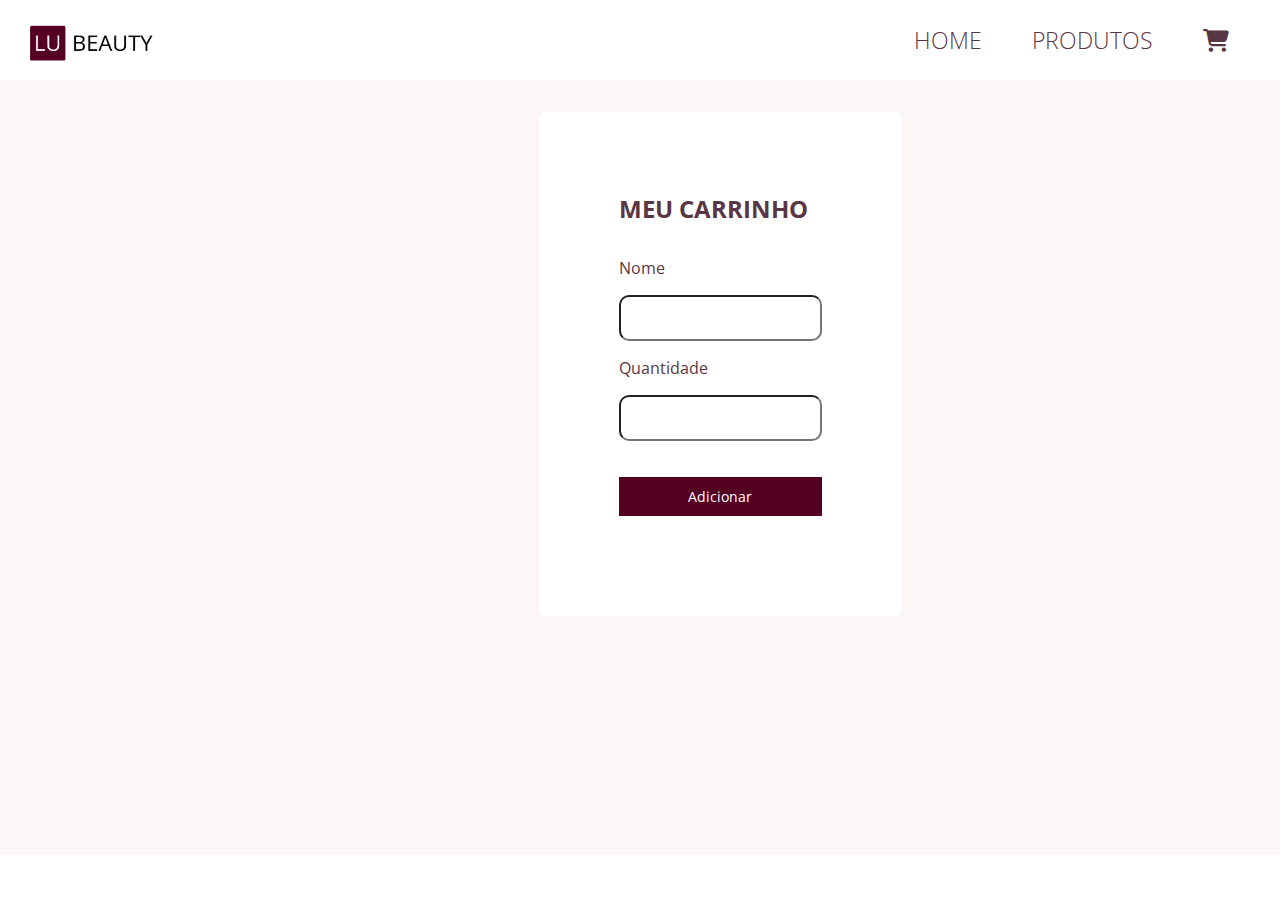
<file: carrinho.html>
<!DOCTYPE html>
<html>
    <head>
        <meta charset="UTF-8">
        <meta http-equiv="X-UA-Compatible" content="IE=edge">
        <meta name="viewport" content="width=device-width, initial-scale=1.0">
        <title>Carrinho de compras</title>
        <link rel="shortcut icon" href="images/favicon-32x32.png">
        <link rel="stylesheet" href="asserts/style.css">
        <link rel="stylesheet" href="https://cdnjs.cloudflare.com/ajax/libs/font-awesome/6.1.1/css/all.min.css" />
        <link rel="stylesheet" href="https://cdnjs.cloudflare.com/ajax/libs/OwlCarousel2/2.3.4/assets/owl.carousel.min.css"/>
    </head>
    <body>

        <!-- menu de opções -->

        <header>
            <header class="max-width bg" id="Home">
                <div class="container">
                    <nav class="menu">
                        <div class="logo">
                            <img src="images/logo.png" alt="">
                        </div>
                        <div class="desktop-menu">
                            <ul>
                                <li><a href="index.html">HOME</a></li>
                                <li><a href="produtos.html">PRODUTOS</a></li>
                                <li><a href="carrinho.html"><i class="fa-solid fa-cart-shopping botao_comprar_texto"></i></a></li>
                            </ul>
                        </div>

                        <div class="mobile-menu">
                            <i class="fa fa-bars"></i>
                                <ul id="links">
                                    <li><a href="index.html">HOME</a></li>
                                    <li><a href="produtos.html">PRODUTOS</a></li>
                                    <li><a href="carrinho.html">CARRINHO</a></li>
                                </ul>
                        </div>
                    </nav>
                <main>
                    <section class="carrinho_compras">
                    <div class="carrinho">
                    <ul class="lista" id="lista">

                    </ul>
                </div>
                <div class="compras">
                    <h2 class="titulo_resumo">MEU CARRINHO</h2>
                    <form action="" class="adicionar" id="novoItem">
                        <label for="nome">Nome</label>
                        <input type="text" name="nome" id="nome">
                        <label for="quantidade">Quantidade</label>
                        <input type="number" name="quantidade" id="quantidade">
                        <input type="submit" value="Adicionar" class="cadastrar" id="cadastrar">
                    </form>
            </section>


                <script src="js/main.js"></script>
            </header>
        </header>
    </body>
</html>
</file>
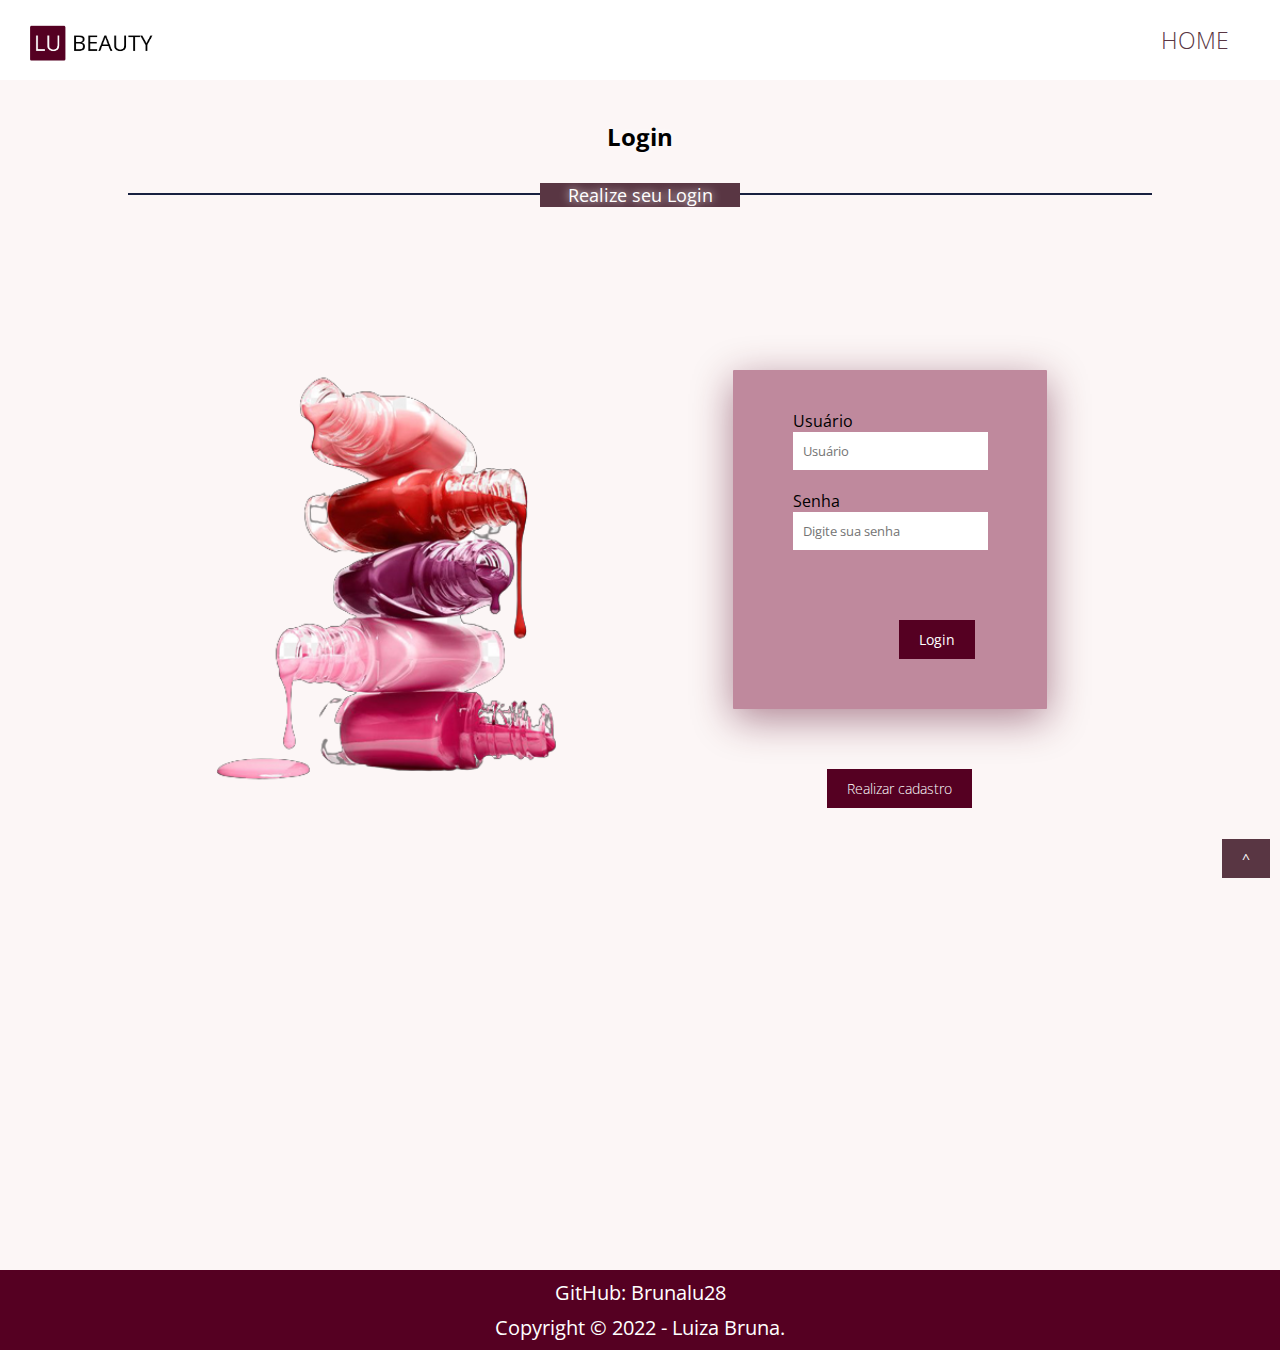
<file: login.html>
<!DOCTYPE html>
<html lang="en">
<head>
    <meta charset="UTF-8">
    <meta http-equiv="X-UA-Compatible" content="IE=edge">
    <meta name="viewport" content="width=device-width, initial-scale=1.0">
    <title>Login</title>
    <link rel="shortcut icon" href="images/favicon-32x32.png">
    <link rel="stylesheet" href="asserts/style.css">
    <link rel="stylesheet" href="https://cdnjs.cloudflare.com/ajax/libs/font-awesome/6.1.1/css/all.min.css" />
</head>
<body>

        <!-- menu de opções -->

    <header>
        <header class="max-width bg" id="Home">
            <div class="container">
                <nav class="menu">
                    <div class="logo">
                        <img src="images/logo.png" alt="">
                    </div>
                    <div class="desktop-menu">
                        <ul>
                            <li><a href="index.html">HOME</a></li>
                        </ul>
                    </div>

                    <div class="mobile-menu">
                        <i class="fa fa-bars"></i>
                            <ul id="links">
                                <li><a href="index.html">HOME</a></li>
                            </ul>
                    </div>
                </nav>

                <!-- imagem e formulário de cadastro -->

            <section class="max-width bg" id="login">
                <div class="container">
                    <div class="titulo">
                        <h2 class="text-md-color-roxa">Login</h2>
                        <div class="line">
                            <div class="text-titulo">Realize seu Login</div>
                        </div>
                    </div>
                <div class="aling-login">
                    <div class="main-login">
                        <div class="left-login">
                            <div class="imagem-login">
                                <img src="images/esmaltespng.png" alt="">
                            </div>
                        </div>
                        <div class="right-login">
                            <div class="card-login">
                                <div class="textfield">
                                    <label for="usuario">Usuário</label>
                                    <input type="text" name="usuario" placeholder="Usuário">
                                </div>
                                <div class="textfield">
                                    <label for="senha">Senha</label>
                                    <input type="password" name="senha" placeholder="Digite sua senha">
                                </div>
                                <button class="btn-login">Login</button>
                            </div>
                        <button class="btn-login" ><a href="cadastro.html">Realizar cadastro</a></button>
                        </div>
                    </div>
                </div>
                </div>
            </div>
            </section>

            <!-- rodapé -->

            <footer>
                <div class="container">
                    <p class="text-pq">GitHub: Brunalu28</p>
                    <p class="text-pq">Copyright © 2022 - Luiza Bruna.</p>
                </div>
            </footer>

            <button id="back-to-top">^</button>
        </header>

        <!-- Botão de subir -->

        <script>

            var btn = document.querySelector("#back-to-top");
            btn.addEventListener("click", function() {
                window.scrollTo(0, 0);
            });
        </script>
    </header>
    </body>
</html>
</file>
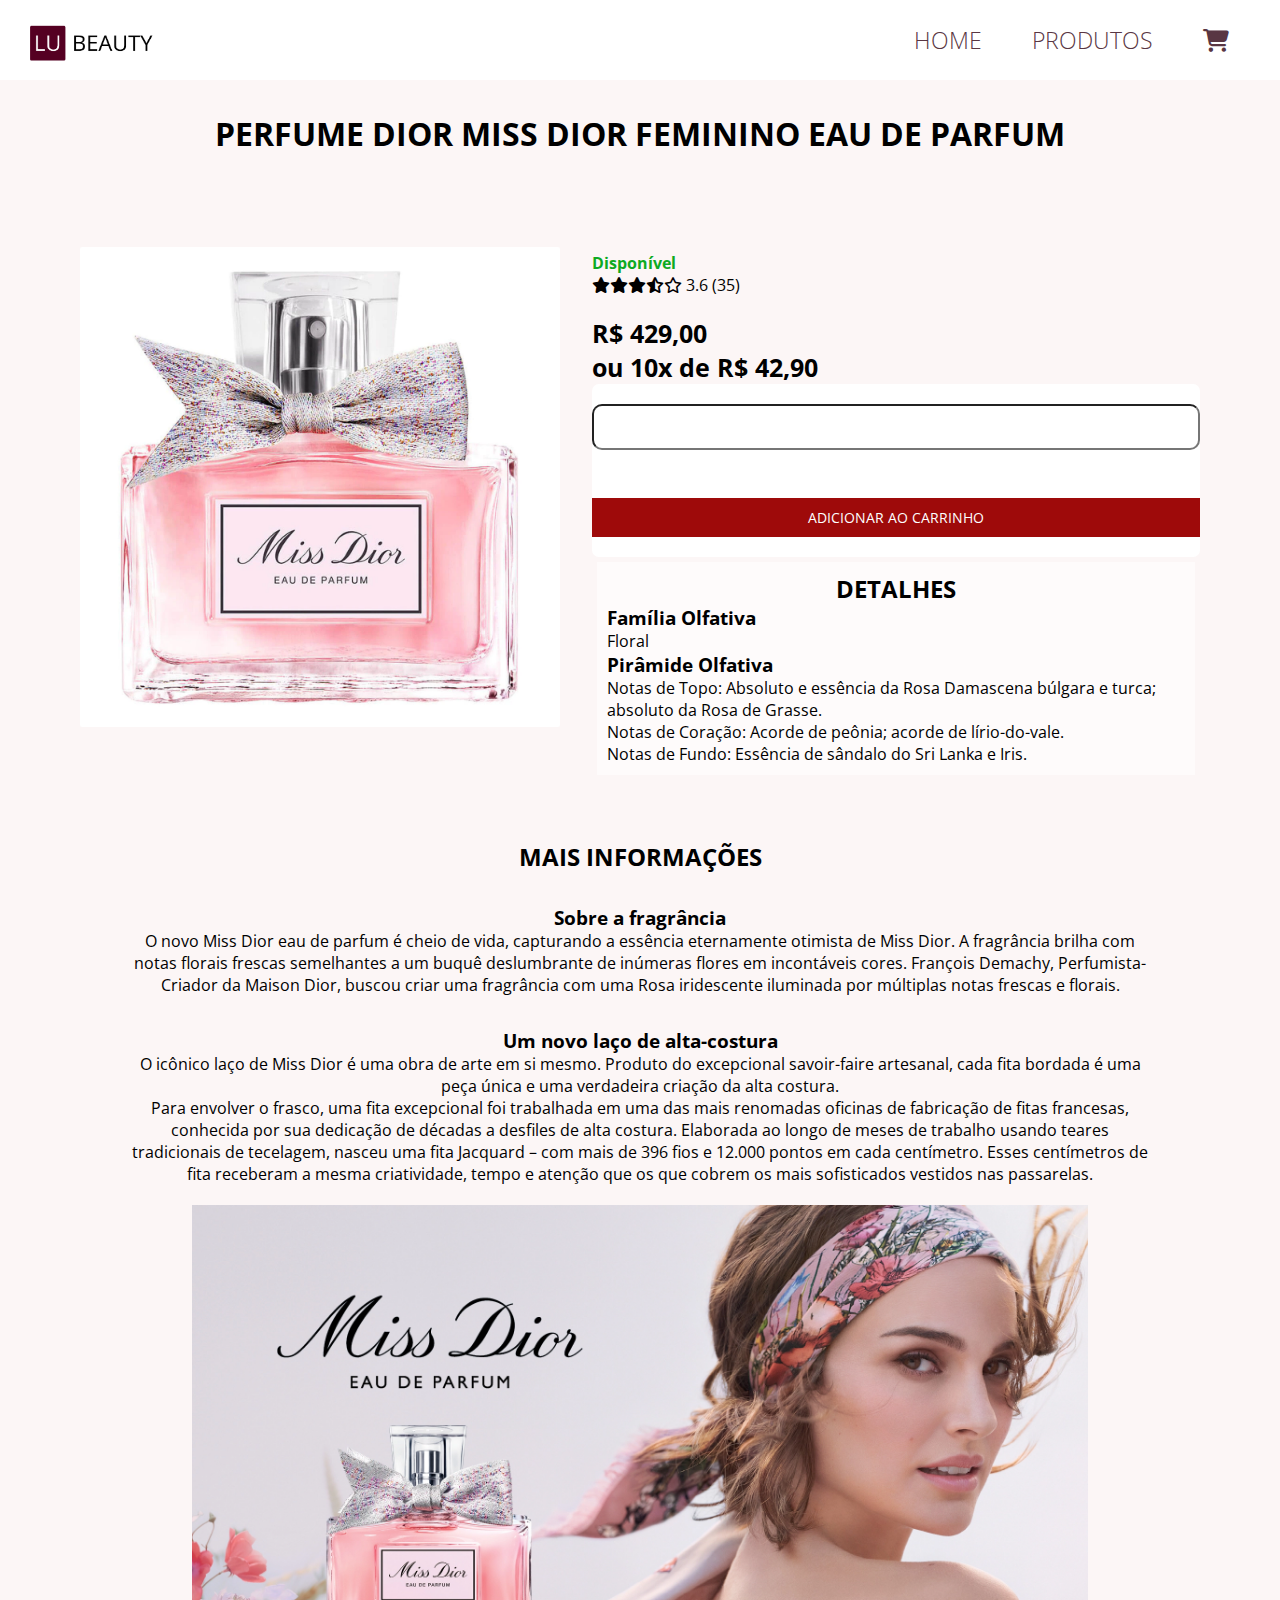
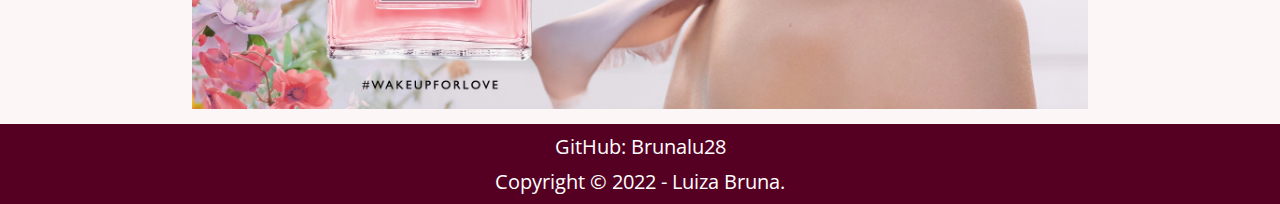
<file: produto1.html>
<!DOCTYPE html>
<html>
    <head>
        <meta charset="UTF-8">
        <meta http-equiv="X-UA-Compatible" content="IE=edge">
        <meta name="viewport" content="width=device-width, initial-scale=1.0">
        <title>MISS DIOR</title>
        <link rel="shortcut icon" href="images/favicon-32x32.png">
        <link rel="stylesheet" href="asserts/style.css">
        <link rel="stylesheet" href="https://cdnjs.cloudflare.com/ajax/libs/font-awesome/6.1.1/css/all.min.css" />
        <link rel="stylesheet" href="https://cdnjs.cloudflare.com/ajax/libs/OwlCarousel2/2.3.4/assets/owl.carousel.min.css"/>
    </head>
    <body>

        <!-- menu de opções -->

        <header>
            <header class="max-width bg" id="Home">
                <div class="container">
                    <nav class="menu">
                        <div class="logo">
                            <img src="images/logo.png" alt="">
                        </div>
                        <div class="desktop-menu">
                            <ul>
                                <li><a href="index.html">HOME</a></li>
                                <li><a href="produtos.html">PRODUTOS</a></li>
                                <li><a href="carrinho.html"><i class="fa-solid fa-cart-shopping botao_comprar_texto"></i></a></li>
                            </ul>
                        </div>

                        <div class="mobile-menu">
                            <i class="fa fa-bars"></i>
                                <ul id="links">
                                    <li><a href="index.html">HOME</a></li>
                                    <li><a href="produtos.html">PRODUTOS</a></li>
                                    <li><a href="carrinho.html">CARRINHO</a></li>
                                </ul>
                        </div>
                    </nav>
        <main>
            <h1 class="titlep1" id="nome" >PERFUME DIOR MISS DIOR FEMININO EAU DE PARFUM </h1>
            <section class="container1">
                <img src="images/dior11.webp" class="p1">
                <div class="description">
                    <p class="est">Disponível</p>
                    <p class="estrelas_produto"><i class="fa-solid fa-star"></i><i class="fa-solid fa-star"></i><i
                        class="fa-solid fa-star"></i><i class="fa-solid fa-star-half-stroke"><i class="fa-regular fa-star"></i></i> 3.6 (35)</p>
                    <div class="preço">
                        <p class="valor">R$ 429,00</p>
                        <p class="valor_parcelado">ou 10x de R$ 42,90</p>
                    <form action="" class="adicionar" id="novoItem">
                        <input type="number" name="quantidade" id="quantidade">
                        <button type="submit" class="btn-compra" value="Adicionar" id="cadastrar">ADICIONAR AO CARRINHO</button>
                    </form>
                </div>
            </div>

                    <div class="detalhes">
                        <h2 class="titledet"></i>DETALHES</h2>
                        <h3 class="t1">Família Olfativa</h3>
                        <p class="inf">Floral</p>
                        <h3 class="t1">Pirâmide Olfativa</h3>
                        <p class="inf">Notas de Topo: Absoluto e essência da Rosa Damascena búlgara e turca; absoluto da Rosa de Grasse.</p>
                        <p class="inf">Notas de Coração: Acorde de peônia; acorde de lírio-do-vale.</p>
                        <p class="inf">Notas de Fundo: Essência de sândalo do Sri Lanka e Iris.</p>
                    </div>
            </section>
            <section class="maisinfos">
                <h2 class="titlep2">MAIS INFORMAÇÕES</h2>
            <div class="info">
                <h3 class="t2">Sobre a fragrância</h3>
                <p class="informaçao">O novo Miss Dior eau de parfum é cheio de vida, capturando a essência eternamente otimista de Miss Dior. A fragrância brilha com notas florais frescas semelhantes a um buquê deslumbrante de inúmeras flores em incontáveis cores. François Demachy, Perfumista-Criador da Maison Dior, buscou criar uma fragrância com uma Rosa iridescente iluminada por múltiplas notas frescas e florais.</p>
            </div>
            <div class="info">
                <h3 class="t2">Um novo laço de alta-costura</h3>
                <p class="informaçao">O icônico laço de Miss Dior é uma obra de arte em si mesmo. Produto do excepcional savoir-faire artesanal, cada fita bordada é uma peça única e uma verdadeira criação da alta costura.</p>
                <p class="informaçao">Para envolver o frasco, uma fita excepcional foi trabalhada em uma das mais renomadas oficinas de fabricação de fitas francesas, conhecida por sua dedicação de décadas a desfiles de alta costura. Elaborada ao longo de meses de trabalho usando teares tradicionais de tecelagem, nasceu uma fita Jacquard – com mais de 396 fios e 12.000 pontos em cada centímetro. Esses centímetros de fita receberam a mesma criatividade, tempo e atenção que os que cobrem os mais sofisticados vestidos nas passarelas.</p>
            </div>
            <img src="images/backgroundmissdior.webp" class="p2">
            </section>


            <!-- rodapé -->

            <footer>
                <div class="container">
                    <p class="text-pq">GitHub: Brunalu28</p>
                    <p class="text-pq">Copyright © 2022 - Luiza Bruna.</p>
                </div>
            </footer>
        </header>
        </main>
</file>
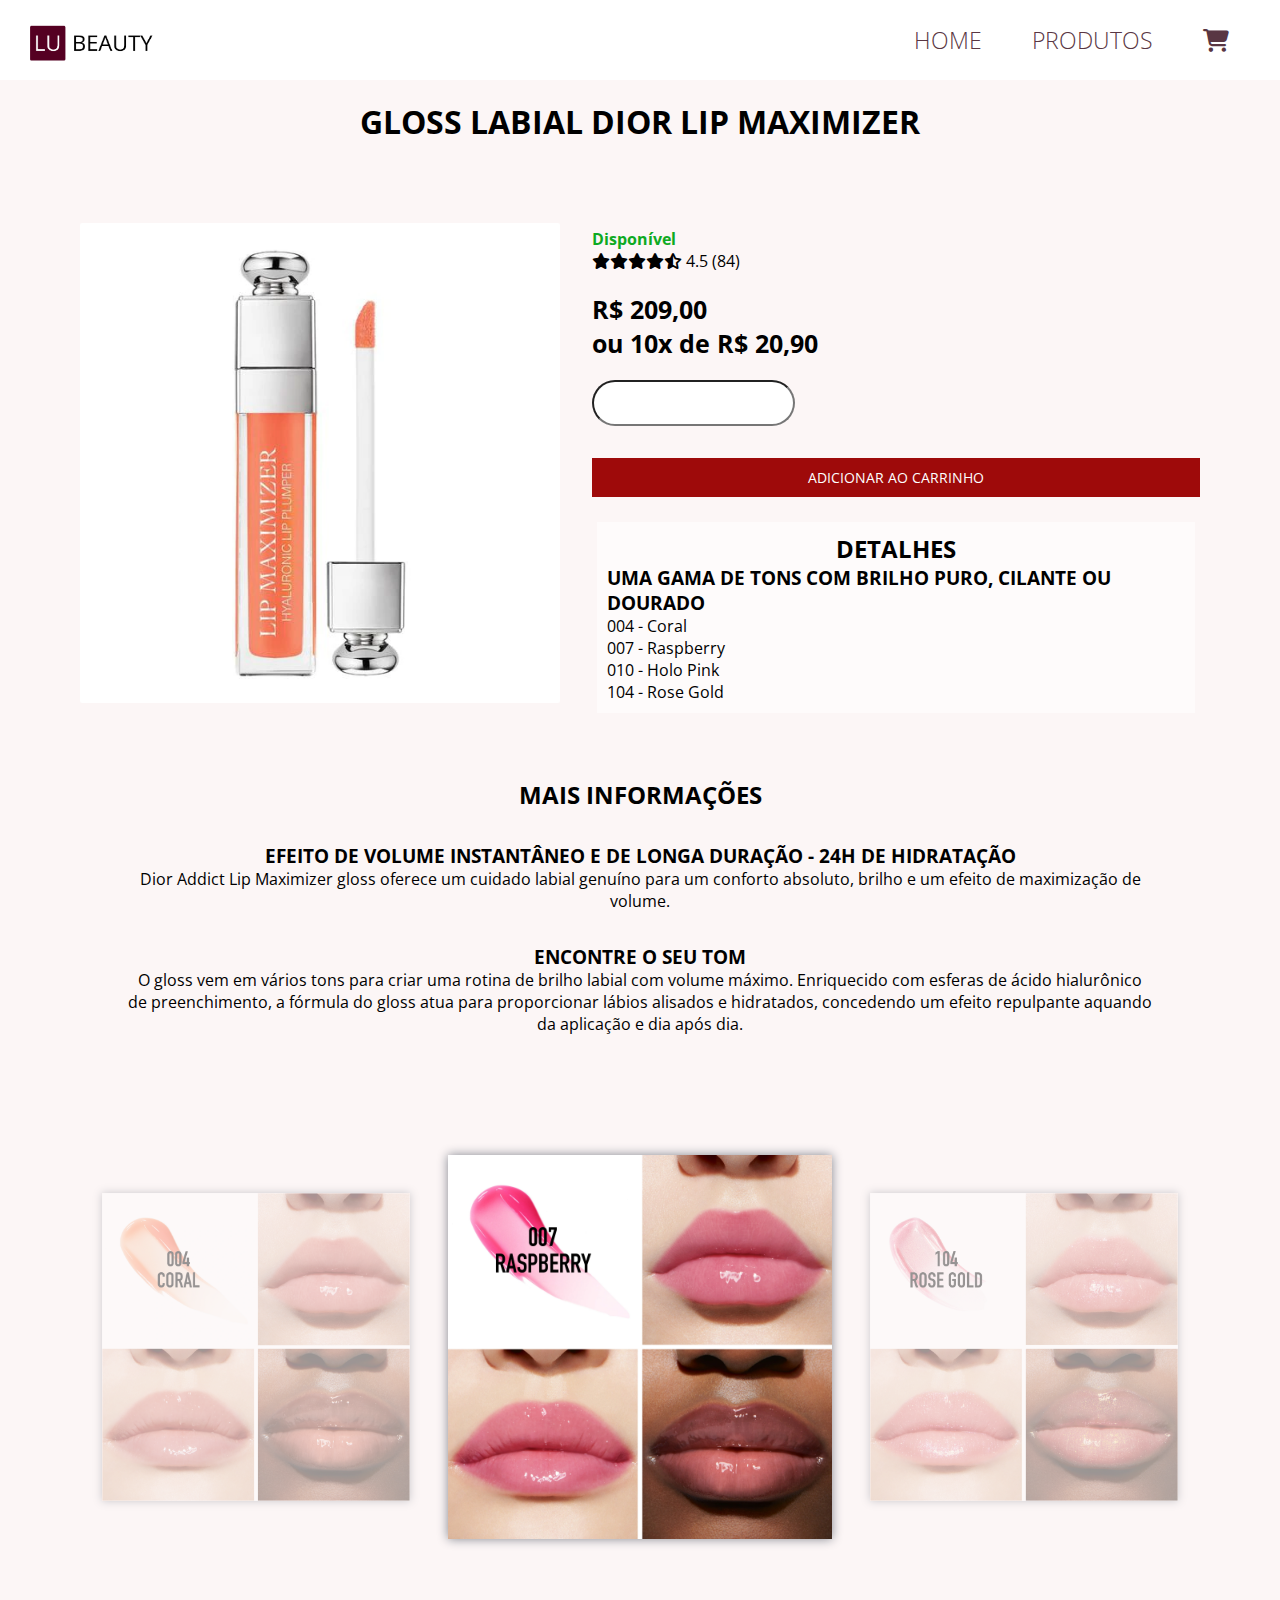
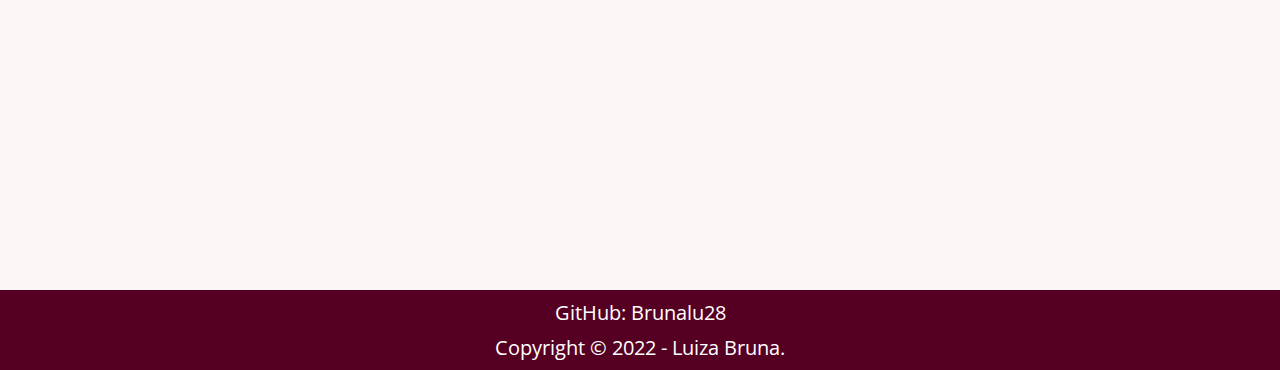
<file: produto2.html>
<!DOCTYPE html>
<html>
    <head>
        <meta charset="UTF-8">
        <meta http-equiv="X-UA-Compatible" content="IE=edge">
        <meta name="viewport" content="width=device-width, initial-scale=1.0">
        <title>DIOR LIP MAXIMIZER</title>
        <link rel="shortcut icon" href="images/favicon-32x32.png">
        <link rel="stylesheet" href="asserts/style.css">
        <link rel="stylesheet" href="https://cdnjs.cloudflare.com/ajax/libs/font-awesome/6.1.1/css/all.min.css" />
        <link rel="stylesheet" href="https://cdnjs.cloudflare.com/ajax/libs/OwlCarousel2/2.3.4/assets/owl.carousel.min.css"/>
    </head>
    <body>

        <!-- menu de opções -->

        <header>
            <header class="max-width bg" id="Home">
                <div class="container">
                    <nav class="menu">
                        <div class="logo">
                            <img src="images/logo.png" alt="">
                        </div>
                        <div class="desktop-menu">
                            <ul>
                                <li><a href="index.html">HOME</a></li>
                                <li><a href="produtos.html">PRODUTOS</a></li>
                                <li><a href="carrinho.html"><i class="fa-solid fa-cart-shopping botao_comprar_texto"></i></a></li>
                            </ul>
                        </div>

                        <div class="mobile-menu">
                            <i class="fa fa-bars"></i>
                                <ul id="links">
                                    <li><a href="index.html">HOME</a></li>
                                    <li><a href="produtos.html">PRODUTOS</a></li>
                                    <li><a href="carrinho.html">CARRINHO</a></li>
                                </ul>
                        </div>
                    </nav>
        <main>
            <h1 class="titlep1">GLOSS LABIAL DIOR LIP MAXIMIZER</h1>
            <section class="container1">
                <img src="images/dior22.webp" class="p1">
                <div class="description">
                    <p class="est">Disponível</p>
                    <p class="estrelas_produto"><i class="fa-solid fa-star"></i><i class="fa-solid fa-star"></i><i class="fa-solid fa-star"></i><i
                        class="fa-solid fa-star"></i><i class="fa-solid fa-star-half-stroke"></i> 4.5 (84)</p>
                    <div class="preço">
                        <p class="valor">R$ 209,00</p>
                        <p class="valor_parcelado">ou 10x de R$ 20,90</p>
                        <input type="number" name="quantidade">
                    </div>
                    <button type="submit" class="btn-compra">ADICIONAR AO CARRINHO</button>
                </div>

                    <div class="detalhes">
                        <h2 class="titledet"></i>DETALHES</h2>
                        <h3 class="t1">UMA GAMA DE TONS COM BRILHO PURO, CILANTE OU DOURADO</h3>
                        <p class="inf">004 - Coral</p>
                        <p class="inf">007 - Raspberry</p>
                        <p class="inf">010 - Holo Pink</p>
                        <p class="inf">104 - Rose Gold</p>
                    </div>
            </section>
            <section class="maisinfos">
                <h2 class="titlep2">MAIS INFORMAÇÕES</h2>
            <div class="info">
                <h3 class="t2">EFEITO DE VOLUME INSTANTÂNEO E DE LONGA DURAÇÃO - 24H DE HIDRATAÇÃO</h3>
                <p class="informaçao">Dior Addict Lip Maximizer gloss oferece um cuidado labial genuíno para um conforto absoluto, brilho e um efeito de maximização de volume.</p>
            </div>
            <div class="info">
                <h3 class="t2">ENCONTRE O SEU TOM</h3>
                <p class="informaçao">O gloss vem em vários tons para criar uma rotina de brilho labial com volume máximo. Enriquecido com esferas de ácido hialurônico de preenchimento, a fórmula do gloss atua para proporcionar lábios alisados e hidratados, concedendo um efeito repulpante aquando da aplicação e dia após dia.</p>
            </div>
        </section>
            <section class="max-width bg" id="produto">
                <div class="container">
                        <input type="radio" name="slider" id="item-1" checked>
                        <input type="radio" name="slider" id="item-2">
                        <input type="radio" name="slider" id="item-3">
                        <div class="cards">
                            <label class="card" for="item-1" id="song-1">
                                <img src="images/bt3.webp" alt="">
                            </label>

                            <label class="card" for="item-2" id="song-2">
                                <img src="images/bt1.webp">
                            </label>

                            <label class="card" for="item-3" id="song-3">
                                <img src="images/bt2.webp">
                            </label>
                        </div>
                      </div>
                    </div>
            </section>


            <!-- rodapé -->

            <footer>
                <div class="container">
                    <p class="text-pq">GitHub: Brunalu28</p>
                    <p class="text-pq">Copyright © 2022 - Luiza Bruna.</p>
                </div>
            </footer>
        </header>
        </main>
</file>
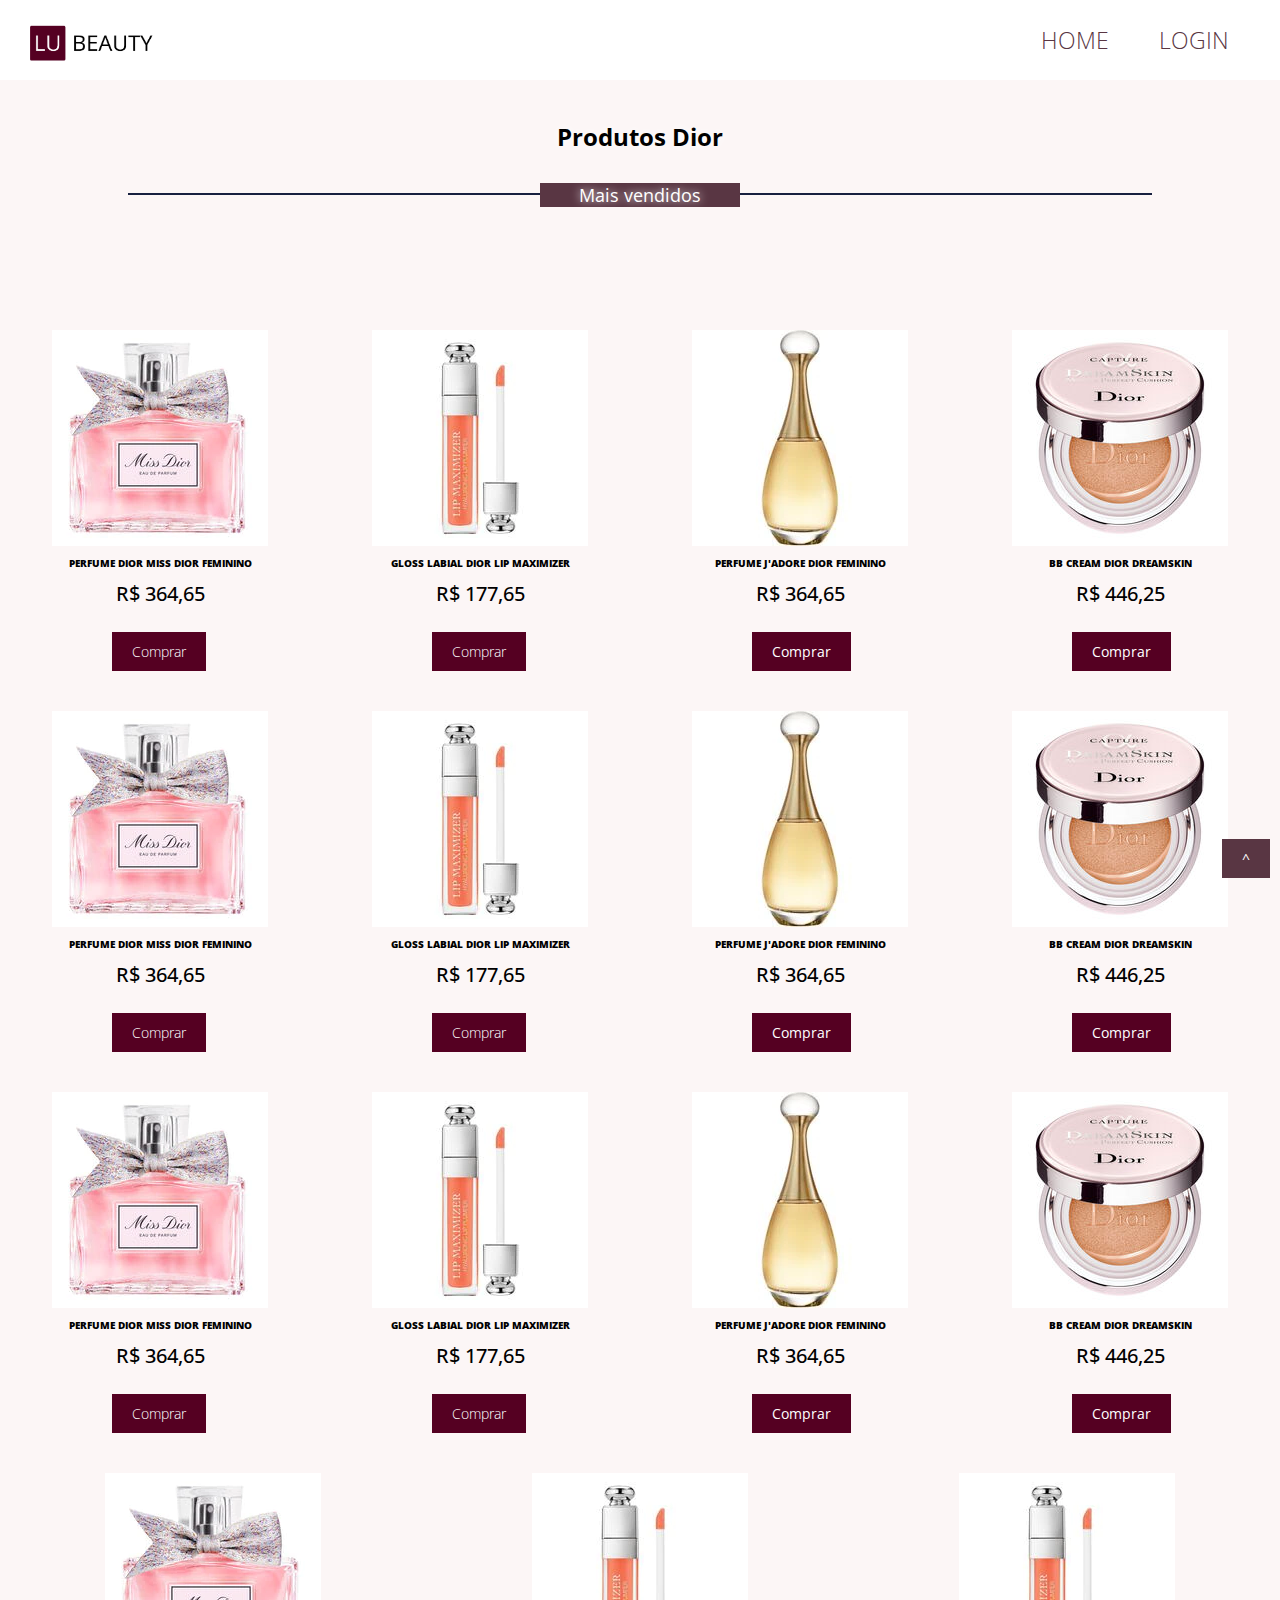
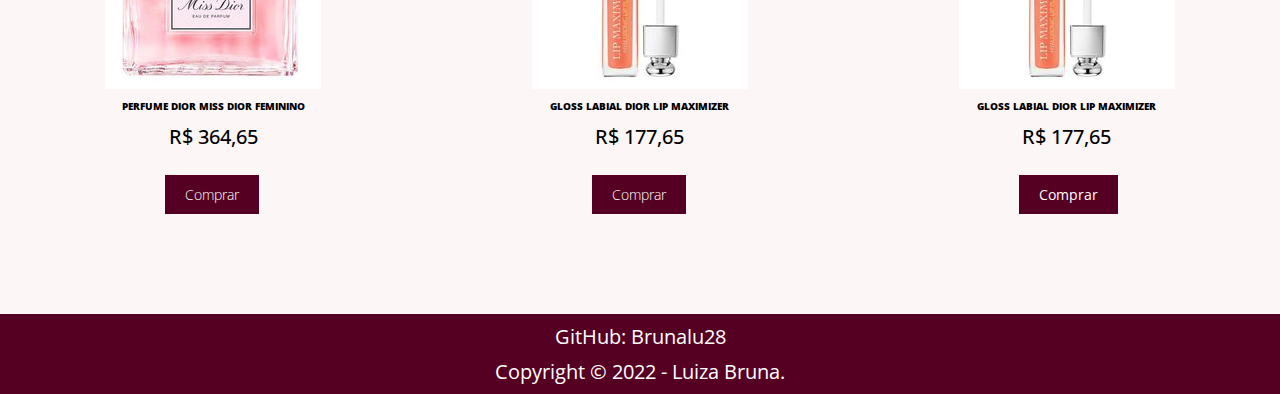
<file: produtos.html>
<!DOCTYPE html>
<html lang="en">
<head>
    <meta charset="UTF-8">
    <meta http-equiv="X-UA-Compatible" content="IE=edge">
    <meta name="viewport" content="width=device-width, initial-scale=1.0">
    <title>Produtos</title>
    <link rel="shortcut icon" href="images/favicon-32x32.png">
    <link rel="stylesheet" href="asserts/style.css">
    <link rel="stylesheet" href="https://cdnjs.cloudflare.com/ajax/libs/font-awesome/6.1.1/css/all.min.css" />
</head>
<body>

        <!-- menu de opções -->

    <header>
        <header class="max-width bg" id="Home">
            <div class="container">
                <nav class="menu">
                    <div class="logo">
                        <img src="images/logo.png" alt="">
                    </div>
                    <div class="desktop-menu">
                        <ul>
                            <li><a href="index.html">HOME</a></li>
                            <li><a href="login.html">LOGIN</a></li>
                        </ul>
                    </div>

                    <div class="mobile-menu">
                        <i class="fa fa-bars"></i>
                            <ul id="links">
                                <li><a href="index.html">HOME</a></li>
                                <li><a href="login.html">LOGIN</a></li>
                            </ul>
                    </div>
                </nav>

                <!-- titulo e flexbox com produtos -->

            <section class="max-width bg">
                    <div class="titulo">
                        <h2 class="text-md-color-roxa">Produtos Dior</h2>
                        <div class="line">
                            <div class="text-titulo">Mais vendidos</div>
                        </div>
                    </div>
                </section>
            <section class="produtos">
             <section class="produto">
                <img src="images/dior1.webp" alt="">
                <h2>PERFUME DIOR MISS DIOR FEMININO</h2>
                <p>R$ 364,65</p>
                <button class="btn-compre"><a href="produto1.html">Comprar</a></button>
             </section>
             <section class="produto">
                <img src="images/dior2.webp" alt="">
                <h2>GLOSS LABIAL DIOR LIP MAXIMIZER</h2>
                <p>R$ 177,65</p>
                <button class="btn-compre"><a href="produto2.html">Comprar</a></button>
             </section>
             <section class="produto">
                <img src="images/dior3.webp" alt="">
                <h2>PERFUME J'ADORE DIOR FEMININO</h2>
                <p>R$ 364,65</p>
                <button class="btn-compre">Comprar</button>
             </section>
             <section class="produto">
                <img src="images/dior4.jpg" alt="">
                <h2>BB CREAM DIOR DREAMSKIN</h2>
                <p>R$ 446,25</p>
                <button class="btn-compre">Comprar</button>
             </section>
             <section class="produto">
                <img src="images/dior1.webp" alt="">
                <h2>PERFUME DIOR MISS DIOR FEMININO</h2>
                <p>R$ 364,65</p>
                <button class="btn-compre"><a href="produto1.html">Comprar</a></button>
             </section>
             <section class="produto">
                <img src="images/dior2.webp" alt="">
                <h2>GLOSS LABIAL DIOR LIP MAXIMIZER</h2>
                <p>R$ 177,65</p>
                <button class="btn-compre"><a href="produto2.html">Comprar</a></button>
             </section>
             <section class="produto">
                <img src="images/dior3.webp" alt="">
                <h2>PERFUME J'ADORE DIOR FEMININO</h2>
                <p>R$ 364,65</p>
                <button class="btn-compre">Comprar</button>
             </section>
             <section class="produto">
                <img src="images/dior4.jpg" alt="">
                <h2>BB CREAM DIOR DREAMSKIN</h2>
                <p>R$ 446,25</p>
                <button class="btn-compre">Comprar</button>
             </section>
             <section class="produto">
                <img src="images/dior1.webp" alt="">
                <h2>PERFUME DIOR MISS DIOR FEMININO</h2>
                <p>R$ 364,65</p>
                <button class="btn-compre"><a href="produto1.html">Comprar</a></button>
             </section>
             <section class="produto">
                <img src="images/dior2.webp" alt="">
                <h2>GLOSS LABIAL DIOR LIP MAXIMIZER</h2>
                <p>R$ 177,65</p>
                <button class="btn-compre"><a href="produto2.html">Comprar</a></button>
             </section>
             <section class="produto">
                <img src="images/dior3.webp" alt="">
                <h2>PERFUME J'ADORE DIOR FEMININO</h2>
                <p>R$ 364,65</p>
                <button class="btn-compre">Comprar</button>
             </section>
             <section class="produto">
                <img src="images/dior4.jpg" alt="">
                <h2>BB CREAM DIOR DREAMSKIN</h2>
                <p>R$ 446,25</p>
                <button class="btn-compre">Comprar</button>
             </section>
             <section class="produto">
                <img src="images/dior1.webp" alt="">
                <h2>PERFUME DIOR MISS DIOR FEMININO</h2>
                <p>R$ 364,65</p>
                <button class="btn-compre"><a href="produto1.html">Comprar</a></button>
             </section>
             <section class="produto">
                <img src="images/dior2.webp" alt="">
                <h2>GLOSS LABIAL DIOR LIP MAXIMIZER</h2>
                <p>R$ 177,65</p>
                <button class="btn-compre"><a href="produto2.html">Comprar</a></button>
             </section>
             <section class="produto">
                <img src="images/dior2.webp" alt="">
                <h2>GLOSS LABIAL DIOR LIP MAXIMIZER</h2>
                <p>R$ 177,65</p>
                <button class="btn-compre">Comprar</button>
             </section>
            </section>
        </div>

            <!-- rodapé -->

            <footer>
                <div class="container">
                    <p class="text-pq">GitHub: Brunalu28</p>
                    <p class="text-pq">Copyright © 2022 - Luiza Bruna.</p>
                </div>
            </footer>

            <button id="back-to-top">^</button>
        </header>

        <!-- Botão de subir -->

        <script>

            var btn = document.querySelector("#back-to-top");
            btn.addEventListener("click", function() {
                window.scrollTo(0, 0);
            });
        </script>
    </header>
    </body>
</html>
</file>
<file: asserts/style.css>
@import url('https://fonts.googleapis.com/css2?family=Montserrat+Alternates:wght@100;200;300;400;500;600;700&family=Open+Sans:wght@300;400;500&display=swap');
*{
    margin: 0;
    padding: 0;
    box-sizing: border-box;
    font-family: 'Open Sans', sans-serif;
}

html, body {
    height: 100;
}
.max-width{
    width: 100%;
    min-height: auto;
}
.bg{
    background: rgb(252, 246, 246) no-repeat;
    background-size: cover;
    width: 100%;
    height: auto;
}
.bg2{
    background: #fff no-repeat;
    background-size: cover;
    width: 100%;
    height: auto;
}

.container{
    max-width: 1680px;
    margin: 0 auto;
    display: flex;
    align-items: center;
    justify-content: center;
    min-height: 95vh;
}
.titulo{
    width: 100%;
    min-height: 250px;
    display: flex;
    align-items: center;
    justify-content: flex-start;
    flex-direction: column;
    margin-top: 40px;
    text-shadow: 0 0 10px #fff;
    color: #000000;
}
.line{
    width: 80%;
    height: 2px;
    background: #17203F;
    position: relative;
    top: 40px;
}

.text-titulo{
    position: relative;
    top: -10px;
    z-index: 99;
    margin: 0 auto;
    text-align: center;
    width: 200px;
    font-size: 18px;
    background: #593643;
    color: #fff;
}
.logo img{
    background: no-repeat;
    background-size: contain;
    width: 130px;
    height: 80px;
    position: relative;
    top: 8px;
    z-index: 9;
}
.menu{
    width: 100%;
    height: 80px;
    display: flex;
    align-items: center;
    justify-content: space-between;
    padding: 0 2%;
    background: #FFFF;
}
.login{
    background: rgb(252, 246, 246) no-repeat;;
}
.call{
    display: flex;
    align-items: center;
    margin-top: 120px;
}
.left{
    width: 70%;
    min-height: 600px;
    max-height: 800px;
    display: flex;
    align-items: center;
    justify-content: center;
    padding: 0 2%;
}

.right{
    width: 50%;
    min-height: 600px;
    max-height: 800px;
    display: flex;
    align-items: center;
    justify-content: center;
    padding: 0 2%;
}

.down{
    display: flex;
    align-items: center;
    justify-content: space-evenly;
    width: 100%;
    min-height: 300px;
}

.box{
    width: 20%;
    min-height: 130px;
    display: flex;
    justify-content: center;
    flex-direction: column;
    padding: 2 2%;
    transition: 0.5s ease;
}
.content{
    display: flex;
    align-items: center;
    justify-content: space-evenly;
    flex-direction: column;
    padding: 0 2%;
    width: 100%;
    min-height: 800px;
}

img{
    width: 70%;
    object-fit: contain;
}

button{
    padding: 10px 20px;
    background: #502;
    color: #fff;
    font-size: 14px;
    border: none;
    cursor: pointer;
    transition: 0.8s ease;
    margin-bottom: 20px;
    margin-top: 20px;
}
.btn-dior a{
    color: #fff;
    font-size: 14px;
    font-weight: 80;
    align-items: center;
    text-decoration: none;
    transition: 0.8s ease;
}

button:hover{
    border: 1px solid #000000;
    background: #593643;
    color: #fff;
    transform: scale(1.00);
}

.text-pq{
    font-size: 20px;
}

.text-md{
    font-size: 42px;
}

.text-gd{
    font-size: 72px;
}

.text-title{
    font-size: 20px;
    font-weight: 600;
}

.color-roxa{
    color: #502;
}

.color-roxa-1{
    color: rgb(128, 24, 66);
}

.color-roxa-2{
    color: rgb(180, 121, 145);
}
#back-to-top{
    position: fixed;
    bottom: 2px;
    right: 10px;
    padding: 5px, 10px;
    background: #593643;
}

body::-webkit-scrollbar {
    width: 12px;
}

body::-webkit-scrollbar-track {
    background: #fff;
}

body::-webkit-scrollbar-thumb {
    background-color:#2B2B2B;
    border-radius: 20px;
    border: 1px solid #fff;
}

/* Menu */

.desktop-menu ul{
    display: flex;
}

.desktop-menu ul li{
    padding: 0 25px;
    list-style-type: none;
}

.desktop-menu ul li a{
    color:#593643;
    text-shadow: 0 0 5px #fff;
    font-size: 23px;
    font-weight: 50;
    text-decoration: none;
    transition: 0.8s ease;
}

.desktop-menu ul li a:hover{
    color:#502;
    text-shadow: 0 0 5px #593643;
    font-weight: 200;
    text-decoration: underline;
}

/* Menu */

.mobile-menu{
    width: 95%;
    height: auto;
    position: absolute;
    top: 5px;
    background: #fff;
    display: none;
}
.mobile-menu i{
    position: absolute;
    right: 25px;
    top: 10px;
    font-size: 23px;
    color: #502;
    cursor: pointer;
}
.mobile-menu ul{
    display: block;
    text-align: center;
}
.mobile-menu{
    list-style-type: none;
    padding: 10px 0;
}
.mobile-menu ul li a{
    text-decoration: none;
    font-weight: 500;
    color: #000000;
    text-shadow: 0 0 5px #fff;
}
.mobile-menu ul li a:hover{
    color: #fff;
    text-shadow: 0 0 5px #fff;
    font-weight: 500;
    text-decoration: underline;
}


/*Cabeçalho */

header .container{
    flex-direction: column;
    justify-content: flex-start;
}

header .left{
    flex-direction: column;
    align-items: flex-start;
}

header .left h1{
    text-align: start;
    font-weight: 400;
    text-shadow: 0 0 5px #fff;
    padding: 0 40px;
}

header .left p{
    font-family: 'Open Sans', sans-serif;
    font-weight: 400;
    text-align: start;
    letter-spacing: 2px;
    text-shadow: 0 0 5px #fff;
    margin-top: 60px;
    padding: 0 40px;
}

header button{
    margin-top: 60px;
    margin-left: 40px;
}
header .right .imagem{
    width: 70%;
    height: 100%;
    display: flex;
    justify-content: center;
    transition: 5s ease;
}

header .right .imagem img{
    width: 100%;
    object-fit: contain;
    margin-bottom: 60px;
}

/* Sessão novidades e marcas */

#about .container{
    flex-direction: column;
    align-items: flex-start;
}

#about .titulo h2{
    font-family: 'Open Sans', sans-serif;
}

#about .box{
    box-shadow: 0 5px 20px #2B2B2B;
    background:transparent;
    margin-bottom: 120px;
}

/* #about .box .text{
    margin-right: 80px;
} */

#about .box .text i{
    position: relative;
    bottom: 35px;
    left: 180px;
    font-size: 20px;
}

#about .box img{
    width: 100%;
}

#about .box h2{
    margin-top: 40px;
    margin-left: 20px;
    text-align:start;
    font-weight: 300;
}

#about .box p, span{
    margin-top: 10px;
    margin-bottom: 20px;
    margin-left: 20px;
    text-align:start;
    font-family: 'Open Sans', sans-serif;
    font-weight: 500;
    font-size: 14px;
    font-style: italic;
}

/* Carrosel da página de produtos */

#service .titulo h2{
    font-family: 'Open Sans', sans-serif;
}

#service .box{
    width: 80%;
    background: #fff;
}

#service .box img{
    width:300px;
    height: 500px;
    object-fit: contain;
}

#service .box h2{
    margin-top: 20px;
    text-align: center;
}

#service .box p{
    margin-top: 20px;
    text-align: center;
}
#service .container input[type=radio]{
    display: none;
}

#service .container .card{
    position: absolute;
    width: 30%;
    top: -50px;
    left: 0;
    right: 0;
    margin:0 auto;
    display: flex;
    align-items: flex-start;
    justify-content: center;
    box-shadow: 0 0 10px 0 #848790;
    transition: 0.4s ease;
    cursor: pointer;
}
#service .container .card img{
    width: 100%;
    height: 100%;
    object-fit:contain;
}
#service .container .card button{
    position: fixed;
    margin-right: 50px;
    bottom: 20px;
    z-index: 10;
    text-transform: uppercase;
    cursor: pointer;
}
#service .container .cards{
    position: relative;
    width: 100%;
    height: 100vh;
}

#item-1:checked ~ .cards #song-3,
#item-2:checked ~ .cards #song-1,
#item-3:checked ~ .cards #song-2{
    transform: translateX(-100%) scale(0.8);
    opacity: 0.4;
    z-index: 0;
}
#item-1:checked ~ .cards #song-2,
#item-2:checked ~ .cards #song-3,
#item-3:checked ~ .cards #song-1{
    transform: translateX(100%) scale(0.8);
    opacity: 0.4;
    z-index: 0;
}
#item-1:checked ~ .cards #song-1,
#item-2:checked ~ .cards #song-2,
#item-3:checked ~ .cards #song-3{
    transform: translateX(0) scale(1);
    opacity: 1;
    z-index: 1;
}

/* página de login */

body{
    margin: 0px;
}
.main-login{
    width: 90vw;
    height: 100vh;
    display: flex;
    align-items: center;
}
.left-login{
    width: 60%;
    height: 100vh;
    justify-content: center;
    flex-direction: column;
}
.imagem-login{
    width: 78%;
    object-fit: contain;
    display: flex;
    justify-content: flex-end;
    margin: auto;
}
.aling-login{
    display: grid;
    grid-template-columns: 1fr 1fr;
    justify-content: center;
}
.right-login{
    width: 50%;
    height: 100vh;
    justify-content: center;
    align-items: center;
}
.card-login{
    width: 60%;
    display: flex;
    margin: auto;
    justify-content: center;
    align-items: center;
    flex-direction: column;
    padding: 30px 35px;
    background: #bf899d;
    border-radius: 1px;
    box-shadow: 0px 10px 40px rgba(85, 0, 34, 0.471);
}
.textfield{
    display: flex;
    flex-direction: column;
    align-items: flex-start;
    justify-content: center;
    margin: 10px;
}

.textfield > input{
    width: 100%;
    border: none;
    padding: 10px;
    outline: none;
    box-sizing: border-box;
}
.btn-login{
    margin-left: 38%;
}
.btn-login a{
    color: #fff;
    font-size: 14px;
    font-weight: 80;
    align-items: center;
    text-decoration: none;
    transition: 0.8s ease;
}

/* página de cadastro */

body{
    margin: 0px;
}
.main-cadastro{
    width: 90vw;
    height: 100vh;
    display: flex;
    align-items: center;
}
.left-cadastro{
    width: 60%;
    height: 100vh;
    justify-content: center;
    flex-direction: column;
}
.imagem-cadastro{
    width: 100%;
    object-fit: contain;
    display: flex;
    justify-content: flex-end;
    margin: auto;
}
.aling-cadastro{
    display: grid;
    grid-template-columns: 1fr 1fr;
    justify-content: center;
}
.right-cadastro{
    width: 50%;
    height: 100vh;
    justify-content: center;
    align-items: center;
}
.card-cadastro{
    width: 60%;
    display: flex;
    margin: auto;
    justify-content: center;
    align-items: center;
    flex-direction: column;
    padding: 30px 35px;
    background: #bf899d;
    border-radius: 1px;
    box-shadow: 0px 10px 40px rgba(85, 0, 34, 0.471);
    position: relative;
}
.textfield{
    display: flex;
    flex-direction: column;
    align-items: flex-start;
    justify-content: center;
    margin: 10px;
}

.textfield > input{
    width: 100%;
    border: none;
    padding: 10px;
    outline: none;
    box-sizing: border-box;
}
.btn-cadastro {
    color: #fff;
    font-size: 14px;
    font-weight: 80;
    text-decoration: none;
    transition: 0.8s ease;
    margin-top: 8px;
}
#dialog{
    margin-top: 20%;
    margin-left: 42%;
    padding: 20px;
    background-color: #fff;
    border: none;
    box-shadow: 0px 10px 40px rgba(30, 13, 20, 0.659);
}
#dialog p{
    margin-top: 20px;
}
#dialog #btn-fechar{
    margin-left: 50%;

}
.footer span{
    color: #fff;
    text-align-last: center;
    text-shadow: #2B2B2B;
    font-weight: 500;
    font-style: normal;
    margin-left: 0px;
}
.footer .social-field {
    padding: 0.4rem;
    border-radius: 2px;
    font-size: 0.85rem;
    width: 100%;
    cursor: pointer;
    margin-top: 1rem;
}

.footer .social-field a i {
    margin: 0 0.5rem;
    width: 15px;
}

.footer .social-field a {
    text-decoration: none;
    color: white;
}

.footer .social-field.google {
    background: linear-gradient(to right, #e56c2a, #c64427);
}

.footer .social-field.facebook {
    background: linear-gradient(to right, #12316b, #2a5298);
}


/* pagina de produtos */

.produtos {
    display: flex;
    justify-content: space-around;
    flex-wrap: wrap;
    margin-top: -40px;
    margin-bottom: 60px;
}
.produto{
    margin-bottom: 20px;
    margin-left: 30px;
    margin-right: 30px;
    cursor: pointer;
}
.produto img{
    width:auto;
    align-items: center;
}

.produto h2{
    font-weight: 800;
    padding: 5px 10px;
    text-align: center;
    font-size: 10px;
}
.produto p{
    font-weight: 500;
    padding: 5px 10px;
    text-align: center;
    font-size: 20px;
}
.produto button.btn-compre{
    margin-top: 20px;
    margin-left: 60px
}
.produto button.btn-compre a{
    color: #fff;
    font-size: 14px;
    font-weight: 80;
    align-items: center;
    text-decoration: none;
    transition: 0.8s ease;
}

/* página de detalhes do produto */

.titlep1{
    text-align: center;
    margin-top: 20px;
}
img.p1{
    width: 30rem;
    border-radius: 2px;
    grid-column-start: 1;
    grid-row-start: 1;
    grid-row-end: 3;
}
.container1{
    display: grid;
    padding: 5rem;
    column-gap: 2rem;
    grid-template-columns: 1fr, 1fr, 1fr;
    grid-template-rows: 1fr, 1fr, 1fr;
}
.description{
    display: flex;
    flex-direction: column;
    grid-column: 2;
    grid-row: 1;
    margin-top: 5px;
}
.preço{
    font-weight: bold;
    font-size: 25px;
    margin-top: 20px;
}
.preço input{
    margin-top: 20px;
	padding: 12px;
	border-radius: 30px;
}
/* .estrelas_produto{
    color: #f2ba14;
} */
.btn-compra{
    margin-left: 0%;
    margin-bottom: 20px;
    margin-top: 2rem;
    background-color: rgb(158, 10, 10);
}
.est{
    color: rgb(13, 170, 34);
    font-weight: bolder;
}
.titledet{
    text-align: center;
}
.detalhes{
    margin: 5px;
    padding: 10px;
    background-color: rgba(255, 255, 255, 0.509);
}
.maisinfos{
    text-align: center;
    flex-direction: column;
}
.titlep2{
    margin-bottom: 20px;
    margin-top: -20px;
}
.p2{
    align-items: center;
    margin-top: 20px;
    margin-bottom: 10px;
}
.info{
    margin-top: 2rem;
    padding-left: 10%;
    padding-right: 10%;
}

/* Carrosel da página de produto específico */


#produto .box{
    width: 80%;
    background: #fff;
}

#produto .box img{
    width:300px;
    height: 500px;
    object-fit: contain;
}

#produto .container input[type=radio]{
    display: none;
}

#produto .container .card{
    position: absolute;
    width: 30%;
    top: 120px;
    left: 0;
    right: 0;
    margin:0 auto;
    display: flex;
    align-items: flex-start;
    justify-content: center;
    box-shadow: 0 0 10px 0 #848790;
    transition: 0.4s ease;
    cursor: pointer;
}
#produto .container .card img{
    width: 100%;
    height: 100%;
    object-fit:contain;
}
#produto .container .cards{
    position: relative;
    width: 100%;
    height: 0vh;
}

#item-1:checked ~ .cards #song-3,
#item-2:checked ~ .cards #song-1,
#item-3:checked ~ .cards #song-2{
    transform: translateX(-100%) scale(0.8);
    opacity: 0.4;
    z-index: 0;
}
#item-1:checked ~ .cards #song-2,
#item-2:checked ~ .cards #song-3,
#item-3:checked ~ .cards #song-1{
    transform: translateX(100%) scale(0.8);
    opacity: 0.4;
    z-index: 0;
}
#item-1:checked ~ .cards #song-1,
#item-2:checked ~ .cards #song-2,
#item-3:checked ~ .cards #song-3{
    transform: translateX(0) scale(1);
    opacity: 1;
    z-index: 1;
}

/* carrinho de compras */

.carrinho{
    width: 100%;
    border-radius: 7px;
    align-items: center;
    grid-column: 1/span 4;
    grid-row: 1;
    display: flex;
    justify-content: space-around;
}

.carrinho .lista .item {
    list-style: none;
    padding: 0.6em 2em;
    background: #FFFFFF;
    border-radius: 10px;
    margin: 0 0 1em;
    margin-top: 20px;
    width: 100%;
    box-sizing: border-box;
    display: inline-flex;
    align-items: center;
    gap: 1em;
    font-size: 20px;
}
.compras{
    margin-left: 10rem;
    grid-row: 1/span 2;
    background-color: #fff;
    border-radius: 7px;
    padding: 5rem;
    grid-column-start: 5;
    display: flex;
    flex-direction: column;
    row-gap: 2rem;
    color: #593643;
}
#novoItem.adicionar {
    grid-row: 1/span 2;
    background-color: #fff;
    border-radius: 7px;
    grid-column-start: 5;
    display: flex;
    flex-direction: column;
    row-gap: 1rem;
    color: #593643;

}
#nome, #quantidade{
	padding: 12px;
	border-radius: 10px;
}
.carrinho_compras{
    margin: 0;
    display: grid;
    row-gap: 3rem;
    column-gap: 1rem;
    padding: 2rem;
    grid-template-columns: 1fr 1fr 1fr 1fr 1fr;
    grid-template-rows: 1fr 1fr;
    margin-left: 1rem;
    margin-right: 2rem;
    grid-row: 1/span 2;
    border-radius: 7px;
    grid-column-start: 5;
    display: flex;
    row-gap: 2rem;
}
#cadastrar.cadastrar{
    padding: 10px 20px;
    background: #502;
    color: #fff;
    font-size: 14px;
    border: none;
    cursor: pointer;
    transition: 0.8s ease;
    margin-bottom: 20px;
    margin-top: 20px;
}
.compras .subtotal_carrinho p input{
    margin-top: 10px;
    text-align: center;
    padding: 0;
}
/* rodapé */


footer .container{
    width: 100%;
    min-height: 80px;
    display: flex;
    align-items: center;
    justify-content: space-evenly;
    background: #502;
}

footer .container p{
    font-weight: 400;
    color: #fff;
    font-family: 'Open Sans', sans-serif;
}

/* Tornando responsivo */

@media screen  and (max-width: 922px){
    .text-pq{
        font-size: 13px;
    }

    .text-md{
        font-size: 28px;
    }

    .text-gd{
        font-size: 54px;
    }
}
@media screen  and (max-width: 740px){

    header .right .imagem{
        width: 100%;
    }

    .desktop-menu ul{
        display: none;
    }

    .text-gd{
        font-size:42px ;
    }

    .text-title{
        font-size: 16px;
    }

    .mobile-menu ul{
        display: block;
    }

    header .right .imagem{
        width: 100%;
    }

    .titulo{
        min-height: 150px;
    }

    .down{
        justify-content: space-between;
        flex-direction: column;
        min-height: 600px;
    }

    .box{
        width:60%;
    }

    #about .box img{
        width: 90%;
        margin-top: 20px;
    }

    #Menu .box h2{
        margin-top: 10px;
     }

    #Menu .box p{
        font-size: 18px;
        margin-top: 5px;
        margin-bottom:0;
        color: #fff;
    }

    .mobile-menu{
        display: block;
    }

    #about .right img{
        margin-top:60px;
    }

    footer .container{
        justify-content: space-evenly;
        flex-direction: column;
        height: 150px;
    }
    footer .container p{
        margin-top: 20px;
    }

}
@media screen  and (max-width: 648px){
    .left{
        width: 100%;
        min-height:auto;
        padding: 0 2%;
    }

    .right{
        width: 100%;
        min-height: auto;
        padding: 0 2%;
        margin-top: -60px;
    }
    .logo{
        width: 110px;
        top: 10px;
        left: 5px;
    }

    img{
        width: 90%;
    }

    .call{
        flex-direction: column;
        justify-content: flex-start;
    }

    header .left{
        margin-top: -100px;
    }

    header .right .imagem{
        width: 60%;
    }
    #Categories .right{
        margin-top: 80px;
    }

    #Categories .right img{
        width: 60%;
    }
    @media screen and (max-width: 428px){

        header .right .imagem{
            width: 80%;
        }
}
}
</file>
